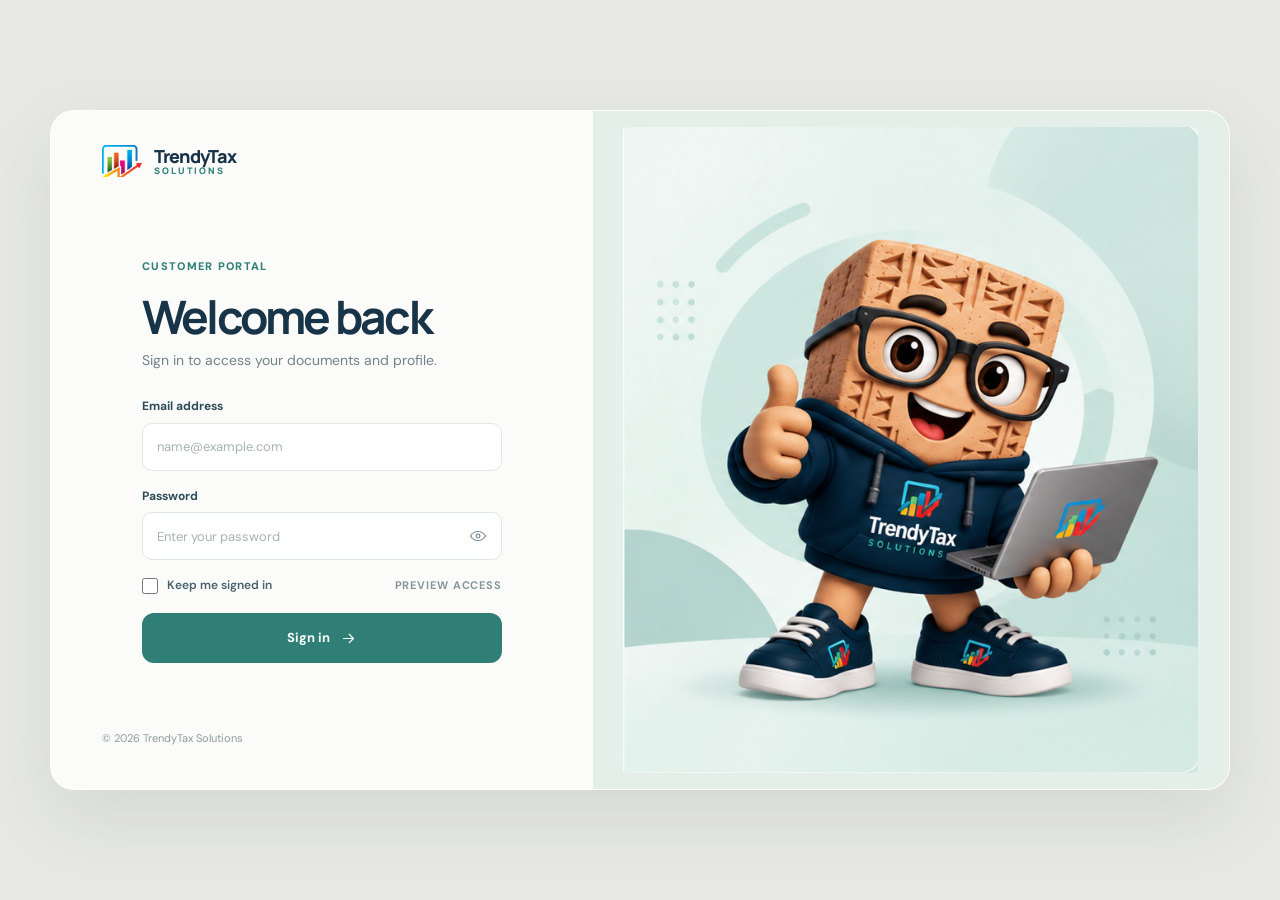
<file: index.html>
<!doctype html>
<html lang="en-AU">
<head>
  <meta charset="UTF-8" />
  <meta name="viewport" content="width=device-width, initial-scale=1" />
  <meta name="theme-color" content="#183143" />
  <meta name="robots" content="noindex, nofollow, noarchive" />
  <meta name="description" content="Trendy Tax Solutions customer portal demonstration." />
  <title>Client Portal | Trendy Tax Solutions</title>
  <link rel="icon" href="assets/img/brand-mark.png" type="image/png" />
  <link rel="preconnect" href="https://fonts.googleapis.com" />
  <link rel="preconnect" href="https://fonts.gstatic.com" crossorigin />
  <link href="https://fonts.googleapis.com/css2?family=DM+Sans:wght@400;500;600;700&family=Manrope:wght@400;500;600;700;800&display=swap" rel="stylesheet" />
  <link rel="stylesheet" href="assets/styles.css" />
  <script src="assets/app.js" defer></script>
</head>
<body>
  <a href="#main" class="skip-link">Skip to content</a>
  <div id="app"></div>
  <div class="toast-stack" id="toast-stack" aria-live="polite" aria-atomic="false"></div>

  <dialog class="modal" id="upload-dialog" aria-labelledby="upload-dialog-title">
    <form method="dialog" class="modal-frame" id="upload-form">
      <div class="modal-heading">
        <div><div class="eyebrow">YOUR DOCUMENTS</div><h2 id="upload-dialog-title">Add a document</h2><p class="modal-subtitle">Keep a file in this browser for the demo.</p></div>
        <button class="icon-button" type="button" data-close-dialog="upload-dialog" aria-label="Close upload dialog"><span aria-hidden="true">×</span></button>
      </div>
      <label class="drop-zone" id="drop-zone" for="file-input" tabindex="0" role="button">
        <span class="drop-icon" id="drop-icon"></span>
        <strong id="drop-title">Choose a file or drag it here</strong>
        <span id="drop-help">PDF, Word, Excel, images or text · up to 10 MB</span>
      </label>
      <input type="file" id="file-input" class="visually-hidden" accept=".pdf,.doc,.docx,.xls,.xlsx,.png,.jpg,.jpeg,.txt,application/pdf,image/png,image/jpeg,text/plain" />
      <div class="field-group upload-category"><label for="document-category">Document category</label><select id="document-category"><option value="Tax documents">Tax documents</option><option value="Statements">Statements</option><option value="Other">Other</option></select></div>
      <p class="inline-hint">Demo only. Files stay on this device, not on a server.</p>
      <div class="modal-actions"><button type="button" class="button button-muted" data-close-dialog="upload-dialog">Cancel</button><button type="submit" class="button button-primary" id="upload-submit">Add document</button></div>
    </form>
  </dialog>

  <dialog class="modal preview-modal" id="preview-dialog" aria-labelledby="preview-dialog-title">
    <div class="modal-frame">
      <div class="modal-heading preview-heading"><div class="truncate"><div class="eyebrow">DOCUMENT PREVIEW</div><h2 id="preview-dialog-title" class="truncate">Document</h2></div><button type="button" class="icon-button" data-close-dialog="preview-dialog" aria-label="Close preview">×</button></div>
      <div id="preview-content" class="preview-content"></div>
      <div class="modal-actions"><button type="button" class="button button-muted" data-close-dialog="preview-dialog">Close</button><button type="button" class="button button-primary" id="preview-download">Download</button></div>
    </div>
  </dialog>

  <dialog class="modal confirm-modal" id="delete-dialog" aria-labelledby="delete-dialog-title">
    <div class="modal-frame"><div class="modal-heading"><div><div class="eyebrow">REMOVE FILE</div><h2 id="delete-dialog-title">Delete document?</h2></div><button type="button" class="icon-button" data-close-dialog="delete-dialog" aria-label="Close">×</button></div><p class="confirm-description" id="delete-description">This file will be removed from this browser.</p><div class="modal-actions"><button type="button" class="button button-muted" data-close-dialog="delete-dialog">Keep document</button><button type="button" class="button button-danger" id="confirm-delete">Delete document</button></div></div>
  </dialog>
</body>
</html>
</file>
<file: assets/styles.css>
:root{
  --navy:#173247;
  --navy-deep:#112738;
  --navy-soft:#587082;
  --teal:#2f7f76;
  --teal-dark:#24665f;
  --teal-light:#d9ece8;
  --sand:#f6f2ea;
  --sand-deep:#ebe3d5;
  --page:#f5f3ed;
  --card:#ffffff;
  --ink:#183247;
  --muted:#6e7f88;
  --line:#dfe6e3;
  --line-strong:#ced8d4;
  --shadow:0 18px 40px rgba(17,39,56,.08);
  --radius:24px;
  --radius-md:18px;
  --radius-sm:12px;
  --font:'DM Sans',Arial,sans-serif;
  --head:'Manrope',Arial,sans-serif;
  --sidebar:248px;
}

*{box-sizing:border-box}
html{scroll-behavior:smooth}
body{margin:0;background:linear-gradient(180deg,#f7f5ef 0%,#f2f4f2 100%);font:14px/1.55 var(--font);color:var(--ink);-webkit-font-smoothing:antialiased}
button,input,select,textarea{font:inherit}
button{cursor:pointer}
button:disabled{opacity:.7;cursor:not-allowed}
a{text-decoration:none;color:inherit}
img{max-width:100%;display:block}
svg{flex-shrink:0}
::selection{background:#cce8e1;color:var(--navy)}
:focus-visible{outline:3px solid #74b9a7;outline-offset:3px}
h1,h2,h3,h4,p{margin:0}
h1,h2,h3,h4{font-family:var(--head);letter-spacing:-.04em}
p{color:var(--muted)}
.visually-hidden{position:absolute!important;width:1px;height:1px;overflow:hidden;clip:rect(0,0,0,0);white-space:nowrap}
.skip-link{position:absolute;left:16px;top:-80px;z-index:250;padding:10px 16px;border-radius:12px;background:var(--teal);color:#fff}
.skip-link:focus{top:12px}
.icon{width:18px;height:18px}
.truncate{min-width:0;overflow:hidden;text-overflow:ellipsis;white-space:nowrap}

.button{appearance:none;border:1px solid transparent;display:inline-flex;align-items:center;justify-content:center;gap:10px;min-height:46px;padding:12px 18px;border-radius:14px;font-size:13px;font-weight:700;line-height:1.2;transition:transform .18s ease,background .18s ease,border-color .18s ease,color .18s ease,box-shadow .18s ease;white-space:nowrap}
.button:hover{transform:translateY(-1px)}
.button-primary{background:var(--teal);color:#fff;box-shadow:0 12px 24px rgba(47,127,118,.18)}
.button-primary:hover{background:var(--teal-dark)}
.button-muted{background:#fff;border-color:var(--line);color:var(--ink)}
.button-muted:hover{background:#f7faf9}
.button-danger{background:#b04e49;color:#fff}
.button-danger:hover{background:#993f3a}
.button-light{background:#fff;color:var(--navy);border-color:#fff}
.button-light:hover{background:#eff8f5}
.button-ghost{background:transparent;color:#fff;border-color:rgba(255,255,255,.32)}
.button-ghost:hover{background:rgba(255,255,255,.11)}

.icon-button{display:inline-flex;align-items:center;justify-content:center;width:42px;height:42px;border-radius:12px;border:1px solid transparent;background:transparent;color:var(--navy-soft)}
.icon-button:hover{background:#eef3f1}
.icon-button span{font-size:24px;line-height:1;font-weight:300}

.field-group{display:flex;flex-direction:column;gap:8px;min-width:0}
.field-group label,.sort-group label{font-size:12px;font-weight:700;color:#35515f}
.field-group input,.field-group select,.sort-group select{width:100%;min-height:50px;padding:0 14px;border:1px solid var(--line);border-radius:14px;background:#fff;color:var(--ink);outline:none;transition:border-color .16s ease, box-shadow .16s ease, background .16s ease}
.field-group input::placeholder{color:#9aa9ae}
.field-group input:focus,.field-group select:focus,.sort-group select:focus,.search-field:focus-within{border-color:#73a99d;box-shadow:0 0 0 4px rgba(47,127,118,.08)}
.required{color:#b0554c}
.label-flex{display:flex;align-items:center;justify-content:space-between;gap:16px}
.demo-only{font-size:11px;font-weight:700;color:var(--teal);text-transform:uppercase;letter-spacing:.08em}
.password-wrap{position:relative}
.password-wrap input{padding-right:52px}
.password-toggle{position:absolute;right:8px;top:8px;width:34px;height:34px;border:none;background:transparent;color:#7d8f96;border-radius:10px;display:grid;place-items:center}
.password-toggle:hover{background:#f0f5f3}

.section-chip{display:inline-flex;align-items:center;gap:8px;padding:8px 12px;border-radius:999px;background:#edf4f2;color:var(--teal);font-size:11px;font-weight:800;letter-spacing:.08em;text-transform:uppercase}
.chip-dark{background:rgba(255,255,255,.12);color:#d9f0eb}
.chip-ghost{background:rgba(255,255,255,.12);color:#d7f2eb}
.text-link{display:inline-flex;align-items:center;gap:8px;font-size:13px;font-weight:700;color:var(--teal)}
.text-link:hover{color:var(--teal-dark)}

.brand-mark{display:inline-flex;align-items:center;gap:12px;min-width:0}
.brand-mark img{width:46px;height:40px;object-fit:contain;flex-shrink:0}
.brand-wordmark{display:flex;flex-direction:column;line-height:1.05}
.brand-wordmark strong{font-family:var(--head);font-size:20px;font-weight:800;letter-spacing:-.05em;color:var(--ink)}
.brand-wordmark span{font-family:var(--head);font-size:10px;font-weight:800;letter-spacing:.22em;color:var(--teal)}
.brand-light .brand-wordmark strong{color:#fff}
.brand-light .brand-wordmark span{color:#a6d7cd}

/* Client sign in · refined split screen */
.customer-signin{min-height:100dvh;display:grid;place-items:center;padding:20px;background:#e8e9e4}
.login-frame{width:min(100%,1180px);height:min(680px,calc(100dvh - 40px));display:grid;grid-template-columns:minmax(360px,.92fr) minmax(420px,1.08fr);overflow:hidden;background:#fbfcfa;border-radius:24px;box-shadow:0 28px 74px rgba(29,55,57,.10);border:1px solid rgba(255,255,255,.86)}
.login-content-pane{min-width:0;min-height:0;display:flex;flex-direction:column;justify-content:space-between;padding:30px clamp(28px,4vw,54px) 42px;background:#fbfcfa}
.login-top-mark .brand-mark img{width:40px;height:40px}
.login-top-mark .brand-wordmark strong{font-size:18px}
.login-top-mark .brand-wordmark span{font-size:9px}
.login-inner{width:100%;max-width:360px;align-self:center;margin:auto 0}
.login-kicker{display:inline-block;font-size:11px;font-weight:800;letter-spacing:.12em;text-transform:uppercase;color:var(--teal);margin-bottom:18px}
.login-inner h1{font-size:clamp(36px,3.6vw,54px);font-weight:700;letter-spacing:-.06em;line-height:1.02;color:#183448}
.login-introduction{color:#73838a;font-size:14px;margin-top:10px}
.login-fields{margin-top:26px;display:grid;gap:16px}
.login-fields .field-group{gap:7px}
.login-fields .field-group label{font-size:12px;color:#2e4b58;font-weight:700}
.login-fields input:not([type=checkbox]){height:48px;min-height:48px;border-radius:10px;border:1px solid #e0e8e4;background:#fff;font-size:13px;padding:0 14px}
.login-fields input::placeholder{color:#a6b2b4}
.login-fields .password-wrap input{padding-right:48px}
.login-fields .password-toggle{right:7px;top:7px}
.login-meta-row{display:flex;align-items:center;justify-content:space-between;gap:14px;flex-wrap:wrap}
.login-remember{display:flex;align-items:center;gap:9px;font-size:12px;font-weight:600;color:#48616b;cursor:pointer;user-select:none;width:max-content;max-width:100%}
.login-remember input{width:16px;height:16px;margin:0;accent-color:var(--teal);cursor:pointer}
.login-preview-note{font-size:11px;font-weight:700;letter-spacing:.08em;text-transform:uppercase;color:#87969b}
.login-submit{min-height:50px;width:100%;margin-top:2px;border-radius:12px;box-shadow:none;font-size:13px;justify-content:center}
.login-submit .icon{width:17px;height:17px}
.login-copyright{font-size:11px;color:#8b9c9f}
.login-art-pane{display:flex;position:relative;min-width:0;min-height:0;height:100%;overflow:hidden;background:#e5efea;padding:16px}
.login-art-card{flex:1;min-width:0;min-height:0;height:100%;border-radius:22px;background:#e4f0eb;display:flex;align-items:center;justify-content:center;overflow:hidden}
.login-art-card img{width:100%;height:100%;object-fit:contain;object-position:center;user-select:none;pointer-events:none}

/* Compact desktop and landscape tablets: retain a balanced split layout. */
@media (min-width:941px) and (max-width:1100px){
  .customer-signin{padding:16px}
  .login-frame{width:100%;height:min(640px,calc(100dvh - 32px));grid-template-columns:minmax(0, .94fr) minmax(0, 1.06fr)}
  .login-content-pane{padding:26px clamp(24px,3.7vw,42px) 24px}
  .login-inner{max-width:350px}
  .login-inner h1{font-size:clamp(32px,3.7vw,43px)}
  .login-art-pane{padding:12px}
}

/* Portrait tablets and smaller hybrid devices: a contained image above a
   comfortably sized form, rather than two crushed desktop columns. */
@media (min-width:681px) and (max-width:940px){
  .customer-signin{padding:clamp(14px,3vw,28px);min-height:100dvh}
  .login-frame{display:flex;flex-direction:column;width:min(100%,690px);height:auto;min-height:0;border-radius:24px}
  .login-art-pane{order:-1;display:flex;flex:none;padding:14px 14px 0;background:#e5efea}
  .login-art-card{flex:none;width:100%;height:clamp(175px,24svh,238px);border-radius:17px}
  .login-art-card img{object-fit:contain;object-position:center;width:100%;height:100%}
  .login-content-pane{order:1;min-height:0;flex:none;padding:22px clamp(25px,5vw,48px) 20px}
  .login-top-mark{margin-bottom:16px}
  .login-inner{max-width:410px;margin:0 auto;align-self:center}
  .login-kicker{margin-bottom:8px}
  .login-inner h1{font-size:clamp(32px,4.4vw,40px)}
  .login-introduction{margin-top:7px}
  .login-fields{margin-top:19px;gap:13px}
  .login-fields input:not([type=checkbox]){min-height:46px;height:46px}
  .login-submit{min-height:46px}
  .login-copyright{text-align:center;padding-top:17px}
}

/* Short landscape tablets can still show artwork, without pushing the form
   below the viewport. Very short screens may scroll naturally. */
@media (min-width:681px) and (max-width:940px) and (max-height:730px){
  .login-art-pane{padding:10px 10px 0}
  .login-art-card{height:clamp(105px,17svh,145px)}
  .login-content-pane{padding-top:13px;padding-bottom:12px}
  .login-top-mark{margin-bottom:10px}
  .login-kicker{margin-bottom:5px}
  .login-inner h1{font-size:31px}
  .login-introduction{margin-top:5px}
  .login-fields{margin-top:12px;gap:10px}
  .login-fields input:not([type=checkbox]){min-height:42px;height:42px}
  .login-submit{min-height:43px}
  .login-copyright{padding-top:10px}
}

/* Very short landscape windows should scroll instead of clipping the form. */
@media (min-width:941px) and (max-height:570px){
  .customer-signin{place-items:start center;padding:14px}
  .login-frame{height:auto;min-height:535px}
  .login-content-pane{padding-top:18px;padding-bottom:18px}
  .login-kicker{margin-bottom:10px}
  .login-fields{margin-top:16px;gap:12px}
  .login-inner h1{font-size:clamp(30px,3.5vw,43px)}
}

/* Phones: artwork first, then the brand and form. */
@media (max-width:680px){
  .customer-signin{padding:0;background:#edf3f0;min-height:100dvh;display:block}
  .login-frame{border:0;border-radius:0;box-shadow:none;display:flex;flex-direction:column;min-height:100dvh;height:auto;background:#fbfcfa}
  .login-art-pane{display:flex;order:-1;flex:none;padding:18px 18px 0;background:linear-gradient(180deg,#edf3f0 0%, #fbfcfa 100%)}
  .login-art-card{width:100%;height:min(260px,36svh);flex:none;border-radius:24px;background:#e4f0eb}
  .login-art-card img{object-fit:contain;object-position:center;transform:scale(.94)}
  .login-content-pane{order:2;flex:1;min-height:0;padding:18px clamp(22px,6.3vw,34px) 24px;background:#fbfcfa}
  .login-top-mark{margin-bottom:14px}
  .login-inner{max-width:400px;margin:0 auto;align-self:center}
  .login-inner h1{font-size:clamp(32px,8vw,38px)}
  .login-introduction{font-size:13px}
  .login-fields{margin-top:22px;gap:14px}
  .login-copyright{text-align:center;padding-top:18px}
}

/* Keep essentials reachable on shorter phones and in landscape. */
@media (max-width:680px) and (max-height:740px){
  .login-art-pane{padding:10px 16px 0}
  .login-art-card{height:clamp(132px,24svh,180px);border-radius:18px}
  .login-content-pane{padding-top:13px;padding-bottom:15px}
  .login-top-mark{margin-bottom:8px}
  .login-kicker{margin-bottom:7px}
  .login-fields{margin-top:16px;gap:11px}
  .login-inner h1{font-size:32px}
  .login-fields input:not([type=checkbox]){height:44px;min-height:44px}
  .login-submit{min-height:45px}
  .login-copyright{padding-top:13px}
}

/* App shell */
.portal-shell{min-height:100dvh;display:grid;grid-template-columns:var(--sidebar) minmax(0,1fr);gap:0}
.portal-sidebar{background:linear-gradient(180deg,var(--navy) 0%,#153246 100%);color:#d2e1e7;padding:24px 18px;display:flex;flex-direction:column;gap:28px;position:sticky;top:0;height:100dvh}
.sidebar-brand-block{padding:6px 8px 0}
.sidebar-nav{display:grid;gap:8px}
.sidebar-link{display:flex;align-items:center;gap:12px;padding:13px 14px;border-radius:16px;color:#d2e1e7;border:1px solid transparent;font-weight:600;transition:background .18s ease,border-color .18s ease,color .18s ease}
.sidebar-link:hover{background:rgba(255,255,255,.08);color:#fff}
.sidebar-link.active{background:#fff;color:var(--navy);border-color:#fff;box-shadow:0 10px 24px rgba(0,0,0,.12)}
.sidebar-link-icon{width:34px;height:34px;border-radius:12px;display:grid;place-items:center;background:rgba(255,255,255,.08)}
.sidebar-link.active .sidebar-link-icon{background:#eff5f3;color:var(--teal)}
.sidebar-support{margin-top:auto;padding:18px;border-radius:22px;background:rgba(255,255,255,.06);border:1px solid rgba(255,255,255,.08);display:grid;gap:10px}
.sidebar-support strong{font-size:15px;color:#fff}
.sidebar-support a{display:inline-flex;align-items:center;gap:8px;font-size:13px;color:#d7e5ea}
.sidebar-support a:hover{color:#fff}
.sidebar-logout{display:flex;align-items:center;justify-content:center;gap:10px;min-height:46px;padding:0 18px;border:1px solid rgba(255,255,255,.16);border-radius:16px;background:transparent;color:#fff;font-weight:700}
.sidebar-logout:hover{background:rgba(255,255,255,.08)}
.portal-stage{display:flex;flex-direction:column;min-width:0}
.portal-topbar{position:sticky;top:0;z-index:20;display:flex;align-items:center;justify-content:space-between;gap:18px;padding:18px 28px;background:rgba(247,245,239,.92);backdrop-filter:blur(10px);border-bottom:1px solid rgba(206,216,212,.6)}
.topbar-left,.topbar-actions{display:flex;align-items:center;gap:14px;min-width:0}
.mobile-menu{display:none}
.topbar-breadcrumb{display:flex;align-items:center;gap:10px;color:#80919a;font-size:13px;min-width:0}
.topbar-breadcrumb strong{color:var(--ink);font-weight:700}
.topbar-site-link{display:inline-flex;align-items:center;gap:8px;padding:10px 14px;border:1px solid var(--line);border-radius:999px;background:#fff;font-size:12px;font-weight:700;color:var(--ink)}
.topbar-site-link:hover{border-color:var(--line-strong)}
.topbar-user{display:flex;align-items:center;gap:12px;padding:6px 6px 6px 8px;border-radius:999px;background:#fff;border:1px solid var(--line);min-width:0}
.topbar-avatar{width:40px;height:40px;border-radius:50%;display:grid;place-items:center;background:linear-gradient(135deg,#e5f1ee,#d4e6e2);color:var(--teal);font-weight:800;font-size:13px;flex-shrink:0}
.topbar-user-meta{display:flex;flex-direction:column;min-width:0}
.topbar-user-meta strong{font-size:13px;color:var(--ink);white-space:nowrap;overflow:hidden;text-overflow:ellipsis}
.topbar-user-meta small{font-size:11px;color:var(--muted)}
.portal-content{padding:28px}

.page-head{display:flex;align-items:flex-end;justify-content:space-between;gap:18px;flex-wrap:wrap;margin-bottom:22px}
.page-head h1{margin-top:12px;font-size:40px;line-height:1.05}
.page-head p{margin-top:10px;max-width:46ch;font-size:15px}

.hero-card{display:flex;align-items:flex-end;justify-content:space-between;gap:24px;padding:28px 30px;border-radius:30px;background:linear-gradient(135deg,var(--navy) 0%,#215753 100%);color:#fff;box-shadow:var(--shadow);margin-bottom:18px;overflow:hidden;position:relative}
.hero-card::before{content:"";position:absolute;right:-80px;top:-90px;width:260px;height:260px;border-radius:50%;border:1px solid rgba(255,255,255,.12)}
.hero-card::after{content:"";position:absolute;right:110px;bottom:-70px;width:180px;height:180px;border-radius:50%;border:1px solid rgba(255,255,255,.08)}
.hero-copy,.hero-actions{position:relative;z-index:1}
.hero-copy h1{margin-top:14px;font-size:46px;line-height:1.02}
.hero-copy p{margin-top:10px;color:#d6e5e6;font-size:15px}
.hero-actions{display:flex;gap:12px;flex-wrap:wrap;justify-content:flex-end}

.metric-row{display:grid;grid-template-columns:repeat(3,minmax(0,1fr));gap:16px;margin-bottom:18px}
.metric-card{padding:20px 20px 18px;border-radius:22px;background:rgba(255,255,255,.82);border:1px solid rgba(223,230,227,.9);box-shadow:0 10px 24px rgba(17,39,56,.04)}
.metric-icon{display:inline-grid;place-items:center;width:42px;height:42px;border-radius:14px;background:#edf5f3;color:var(--teal);margin-bottom:18px}
.metric-card strong{display:block;font-family:var(--head);font-size:36px;line-height:1;color:var(--ink);margin-bottom:6px}
.metric-card small{font-size:13px;color:var(--muted)}

.content-grid{display:grid;grid-template-columns:minmax(0,1.45fr) minmax(300px,.8fr);gap:18px;align-items:start}
.side-stack{display:grid;gap:18px}
.surface-card{background:rgba(255,255,255,.88);border:1px solid rgba(223,230,227,.9);box-shadow:0 12px 28px rgba(17,39,56,.04);border-radius:26px;padding:22px}
.card-head{display:flex;align-items:flex-start;justify-content:space-between;gap:16px;margin-bottom:18px}
.card-head h2{margin-top:10px;font-size:28px;line-height:1.06}
.compact-head h2{font-size:24px}
.card-head p{margin-top:8px;font-size:14px}
.action-card,.note-card{padding:22px}
.action-link{display:flex;align-items:center;gap:12px;padding:14px 0;border-bottom:1px solid #e9efed;color:inherit}
.action-link:last-child{border-bottom:none;padding-bottom:0}
.action-link:first-of-type{padding-top:4px}
.action-link>span:first-child{display:grid;place-items:center;width:40px;height:40px;border-radius:14px;background:#edf5f3;color:var(--teal);flex-shrink:0}
.action-link strong{display:block;font-size:14px;color:var(--ink)}
.action-link small{display:block;font-size:12px;color:var(--muted)}
.action-link .icon:last-child{margin-left:auto;color:#96a4ab}
.note-card h2{margin-top:12px;font-size:24px}
.note-card p{margin-top:10px}

/* Documents */
.library-card{padding:22px}
.library-topbar{display:flex;align-items:flex-start;justify-content:space-between;gap:16px;flex-wrap:wrap;margin-bottom:18px}
.library-mini-note{font-size:12px;color:var(--muted);padding:10px 14px;border-radius:999px;background:#f3f6f5;border:1px solid #e4ebea}
.library-tabs{display:flex;gap:10px;flex-wrap:wrap}
.tab-button{display:inline-flex;align-items:center;gap:8px;padding:10px 14px;border-radius:999px;border:1px solid #dfe7e4;background:#fff;color:var(--ink);font-size:12px;font-weight:700}
.tab-button span{display:inline-flex;align-items:center;justify-content:center;min-width:24px;height:24px;padding:0 7px;border-radius:999px;background:#edf4f2;color:var(--teal);font-size:11px}
.tab-button.selected{background:var(--navy);color:#fff;border-color:var(--navy)}
.tab-button.selected span{background:rgba(255,255,255,.12);color:#fff}
.library-controls{display:flex;align-items:flex-end;justify-content:space-between;gap:14px;flex-wrap:wrap;margin-bottom:12px}
.search-field{display:flex;align-items:center;gap:10px;min-height:50px;padding:0 14px;border:1px solid var(--line);border-radius:14px;background:#fff;min-width:min(100%,360px)}
.search-field input{border:none;outline:none;background:transparent;min-width:0;width:100%;padding:0;color:var(--ink)}
.sort-group{display:flex;align-items:center;gap:12px}
.sort-group label{white-space:nowrap}
.sort-group select{min-width:176px}
.library-result-count{font-size:13px;font-weight:700;color:#47606b;margin-bottom:12px}

.document-list{display:grid}
.document-header,.document-row{display:grid;grid-template-columns:minmax(0,2.1fr) minmax(130px,.9fr) minmax(105px,.7fr) auto;gap:14px;align-items:center}
.document-header{padding:0 6px 10px;font-size:11px;font-weight:800;letter-spacing:.08em;text-transform:uppercase;color:#85969d}
.document-row{padding:16px 6px;border-top:1px solid #edf1ef}
.doc-main{display:flex;align-items:center;gap:14px;min-width:0}
.document-glyph{display:grid;place-items:center;grid-template-columns:1fr;gap:6px;width:52px;height:52px;padding:8px;border-radius:16px;background:#f1f6f4;color:var(--teal);flex-shrink:0}
.document-glyph small{font-size:10px;font-weight:800;letter-spacing:.08em;line-height:1}
.document-glyph.tiny{width:46px;height:46px;border-radius:14px}
.document-glyph.pdf{background:#eef5f4}
.document-glyph.img{background:#f6efe7;color:#b47e43}
.document-glyph.sheet{background:#ecf6ef;color:#3b8758}
.doc-details{min-width:0}
.doc-details strong{display:block;font-size:14px;color:var(--ink);white-space:nowrap;overflow:hidden;text-overflow:ellipsis}
.doc-details span{display:block;font-size:12px;color:var(--muted);margin-top:3px}
.category-badge{display:inline-flex;align-items:center;padding:8px 12px;border-radius:999px;background:#eff5f3;color:var(--teal);font-size:12px;font-weight:700}
.doc-date{font-size:13px;color:#4b616c;font-weight:700}
.doc-actions{display:flex;align-items:center;gap:8px;justify-content:flex-end}
.table-icon-button{width:40px;height:40px;border-radius:12px;border:1px solid #e2e9e6;background:#fff;color:#58707c;display:grid;place-items:center}
.table-icon-button:hover{background:#f4f8f6;color:var(--ink)}
.danger-on-hover:hover{color:#a7433f;background:#fff3f2;border-color:#f0d0cd}
.compact-list .document-row:last-child{padding-bottom:4px}
.empty-state{padding:42px 18px;border:1px dashed #d5dfdb;border-radius:22px;background:#fbfcfb;display:grid;justify-items:center;text-align:center;gap:10px}
.empty-state .icon{width:22px;height:22px;color:#9cadb4}
.empty-state strong{font-size:17px;color:var(--ink)}

/* Profile */
.profile-layout{display:grid;grid-template-columns:minmax(0,1.25fr) minmax(280px,.7fr);gap:18px;align-items:start}
.profile-form-card{padding:24px}
.profile-card-head{display:flex;align-items:center;gap:16px;padding-bottom:18px;border-bottom:1px solid #e8eeec;margin-bottom:20px}
.profile-avatar-large{width:64px;height:64px;border-radius:20px;display:grid;place-items:center;background:linear-gradient(135deg,#e6f1ee,#d8e8e4);color:var(--teal);font-weight:800;font-size:20px;flex-shrink:0}
.profile-card-head h2{font-size:28px;line-height:1.04}
.profile-card-head p{margin-top:6px;font-size:14px}
.profile-form{display:grid;gap:18px}
.profile-form-actions{display:flex;align-items:center;justify-content:space-between;gap:16px;flex-wrap:wrap;padding-top:6px}
.save-note{display:inline-flex;align-items:center;gap:8px;font-size:13px;font-weight:700;color:#46626c}
.profile-side-stack{display:grid;gap:18px}
.mini-info-card{padding:22px}
.mini-info-card h3{margin-top:12px;font-size:24px}
.mini-info-card p{margin-top:10px;margin-bottom:14px}
.alt-card{background:linear-gradient(180deg,rgba(255,255,255,.94),rgba(243,248,247,.94))}

/* Dialogs */
.modal{border:none;padding:0;background:transparent}
.modal::backdrop{background:rgba(17,39,56,.5);backdrop-filter:blur(4px)}
.modal-frame{width:min(92vw,560px);background:#fff;border:1px solid rgba(223,230,227,.95);box-shadow:0 26px 60px rgba(17,39,56,.18);border-radius:26px;padding:24px}
.preview-modal .modal-frame{width:min(94vw,900px)}
.modal-heading{display:flex;align-items:flex-start;justify-content:space-between;gap:14px;margin-bottom:18px}
.modal-heading h2{font-size:30px;line-height:1.05;margin-top:8px}
.modal-subtitle,.confirm-description{margin-top:8px;font-size:14px}
.inline-hint{font-size:12px;color:var(--muted);margin-top:8px}
.modal-actions{display:flex;justify-content:flex-end;gap:10px;flex-wrap:wrap;margin-top:20px}
.drop-zone{display:grid;justify-items:center;text-align:center;gap:10px;padding:28px 18px;border:1.5px dashed #cfdcd7;border-radius:20px;background:#f8fbfa;color:#45616c;cursor:pointer;transition:border-color .16s ease, background .16s ease, transform .16s ease}
.drop-zone:hover,.drop-zone.is-dragging{background:#f0f7f5;border-color:#6ea99b}
.drop-zone.chosen{background:#eef8f5;border-color:#5e9f91}
.drop-icon{width:46px;height:46px;border-radius:15px;background:#e9f4f1;display:grid;place-items:center;color:var(--teal)}
.drop-icon::before{content:"＋";font-size:22px;line-height:1}
.upload-category{margin-top:16px}
.preview-content{min-height:320px;max-height:65vh;overflow:auto;border:1px solid #e5ece9;border-radius:20px;background:#f8fbfa}
.pdf-preview{width:100%;height:62vh;border:0;border-radius:20px}
.image-preview{width:100%;height:auto;border-radius:20px}
.text-preview{margin:0;padding:18px;white-space:pre-wrap;word-break:break-word;color:#314a57;font:13px/1.7 ui-monospace,SFMono-Regular,Menlo,Monaco,Consolas,monospace}
.preview-unavailable{min-height:280px;display:grid;justify-items:center;align-content:center;gap:10px;padding:28px;text-align:center}
.preview-unavailable strong{font-size:18px;color:var(--ink)}
.preview-unavailable p{max-width:34ch}

/* Toasts */
.toast-stack{position:fixed;right:18px;bottom:18px;z-index:300;display:grid;gap:12px;max-width:min(92vw,380px)}
.toast{display:flex;align-items:flex-start;gap:12px;padding:14px 16px;border-radius:18px;background:#173247;color:#fff;box-shadow:0 16px 34px rgba(17,39,56,.22);border:1px solid rgba(255,255,255,.08);transition:opacity .2s ease,transform .2s ease}
.toast.success{background:#173247}
.toast.error{background:#8d3d39}
.toast .icon{width:18px;height:18px;margin-top:2px}
.toast span{font-size:13px;line-height:1.55}
.toast.leaving{opacity:0;transform:translateY(8px)}

.mobile-scrim{display:none}

/* Responsive */
@media (max-width: 1180px){
  .signin-layout{grid-template-columns:1fr}
  .signin-showcase{min-height:420px}
  .content-grid,.profile-layout{grid-template-columns:1fr}
}

@media (max-width: 980px){
  .portal-shell{grid-template-columns:1fr}
  .portal-sidebar{position:fixed;left:0;top:0;bottom:0;z-index:40;width:min(82vw,320px);transform:translateX(-102%);transition:transform .22s ease;height:100dvh}
  .portal-sidebar.sidebar-open{transform:translateX(0)}
  .mobile-scrim{display:block;position:fixed;inset:0;background:rgba(17,39,56,.42);z-index:35;opacity:0;pointer-events:none;transition:opacity .2s ease}
  .mobile-scrim.visible{opacity:1;pointer-events:auto}
  .mobile-menu{display:inline-flex}
  .portal-topbar{padding:16px 18px}
  .portal-content{padding:18px}
  .topbar-site-link{display:none}
}

@media (max-width: 860px){
  .document-header{display:none}
  .document-row{grid-template-columns:1fr;gap:12px;padding:16px 0}
  .doc-actions{justify-content:flex-start}
  .library-controls{align-items:stretch}
  .search-field{min-width:100%}
  .sort-group{width:100%;justify-content:space-between}
  .sort-group select{min-width:0;width:100%}
}

@media (max-width: 720px){
  .signin-panel{padding:20px 16px 18px}
  .signin-showcase{padding:26px 18px;min-height:unset}
  .signin-card{padding:26px 20px;border-radius:26px}
  .signin-card h1{font-size:38px}
  .showcase-grid{grid-template-columns:1fr}
  .page-head h1{font-size:34px}
  .hero-card{padding:24px;align-items:flex-start;flex-direction:column}
  .hero-copy h1{font-size:36px}
  .metric-row{grid-template-columns:1fr}
  .topbar-breadcrumb{display:none}
  .topbar-actions{gap:10px}
  .topbar-user-meta{display:none}
}

@media (max-width: 520px){
  .signin-topbar{align-items:flex-start;flex-direction:column}
  .signin-card h1{font-size:34px}
  .meta-pill{min-width:100%}
  .portal-topbar{padding:14px 14px}
  .portal-content{padding:14px}
  .surface-card,.library-card,.profile-form-card{padding:18px}
  .page-head{margin-bottom:18px}
  .page-head h1{font-size:30px}
  .card-head h2,.profile-card-head h2,.mini-info-card h3{font-size:24px}
  .topbar-user{padding:5px}
  .modal-frame{padding:18px}
  .modal-heading h2{font-size:24px}
  .modal-actions{justify-content:stretch}
  .modal-actions .button{width:100%}
}


/* ─────────────────────────────────────────────────────────────
   Refined client workspace
   Login styles above are intentionally left untouched.
   ───────────────────────────────────────────────────────────── */
:root{
  --page:#f7f8f6;
  --line:#e5ebe8;
  --shadow:0 9px 26px rgba(20,48,56,.04);
  --sidebar:246px;
  --sidebar-narrow:82px;
}
body{background:#f7f8f6}
.portal-shell{
  grid-template-columns:var(--sidebar) minmax(0,1fr);
  min-width:0;
  background:#f7f8f6;
  transition:grid-template-columns .26s ease;
}
.portal-shell.sidebar-collapsed{grid-template-columns:var(--sidebar-narrow) minmax(0,1fr)}
.portal-sidebar{
  background:#173247;
  padding:22px 14px 18px;
  gap:31px;
  overflow:visible;
  z-index:30;
}
.sidebar-brand-block{padding:0 5px 18px;display:flex;align-items:center;justify-content:space-between;gap:8px;min-width:0;border-bottom:1px solid rgba(255,255,255,.13)}
.sidebar-brand{min-width:0;white-space:nowrap}
.sidebar-brand .brand-mark{gap:10px}
.sidebar-brand .brand-mark img{width:39px;height:39px}
.sidebar-brand .brand-wordmark strong{font-size:18px}
.sidebar-brand .brand-wordmark span{font-size:9px}
.sidebar-collapse-control{
  /* Keep the arrow on the vertical boundary between sidebar and page. */
  position:absolute;top:67px;right:-18px;z-index:5;
  width:36px;height:36px;flex:none;
  background:#27495b;color:#e0eeec;
  border:1px solid rgba(255,255,255,.25);border-radius:11px;
  display:grid;place-items:center;
  box-shadow:0 3px 10px rgba(17,39,56,.18);
  transition:background .18s;
}
.sidebar-collapse-control:hover{background:rgba(255,255,255,.19)}
.sidebar-collapse-control .icon{width:18px;height:18px}
.sidebar-nav{gap:6px}
.sidebar-link{padding:8px 9px;min-height:51px;gap:11px;border-radius:12px;font-size:13px;font-weight:650}
.sidebar-link-icon{background:transparent;width:31px;height:31px;border-radius:9px;flex:0 0 31px}
.sidebar-link-icon .icon{width:19px;height:19px}
.sidebar-link.active{box-shadow:none}
.sidebar-link.active .sidebar-link-icon{background:#e8f3ef;color:#247a70}
.sidebar-link-label{white-space:nowrap;overflow:hidden;text-overflow:ellipsis}
.sidebar-bottom{margin-top:auto;padding-top:14px;border-top:1px solid rgba(255,255,255,.13);display:grid;gap:5px}
.sidebar-site{color:#c7dce0;min-height:48px}
.sidebar-site:hover{background:rgba(255,255,255,.09)}
.sidebar-logout{display:flex;align-items:center;justify-content:flex-start;gap:11px;padding:8px 9px;min-height:50px;width:100%;background:transparent;border:1px solid transparent;border-radius:12px;color:#d7e6e8;font-weight:650;font-size:13px}
.sidebar-logout:hover{background:rgba(255,255,255,.09)}
.portal-shell.sidebar-collapsed .sidebar-brand-block{flex-direction:row;justify-content:center;gap:0;padding:0 0 18px}
.portal-shell.sidebar-collapsed .sidebar-brand .brand-mark{justify-content:center}
.portal-shell.sidebar-collapsed .sidebar-brand .brand-wordmark{display:none}
.portal-shell.sidebar-collapsed .sidebar-brand .brand-mark img{width:39px;height:39px}
.portal-shell.sidebar-collapsed .sidebar-collapse-control{width:36px;height:36px;flex-basis:auto}
.portal-shell.sidebar-collapsed .portal-sidebar{padding-inline:13px}
.portal-shell.sidebar-collapsed .sidebar-link,
.portal-shell.sidebar-collapsed .sidebar-logout{justify-content:center;padding:8px 0;gap:0}
.portal-shell.sidebar-collapsed .sidebar-link .sidebar-link-label,
.portal-shell.sidebar-collapsed .sidebar-logout .sidebar-link-label{display:none}
.portal-shell.sidebar-collapsed .sidebar-link-icon{width:36px;height:36px;flex-basis:36px}
.portal-shell.sidebar-collapsed .sidebar-nav{gap:8px}
.portal-topbar{min-height:78px;padding:14px clamp(18px,2.4vw,38px);background:rgba(255,255,255,.96);border-bottom:1px solid var(--line)}
.topbar-breadcrumb{color:#8a9ca1;font-size:12.5px;gap:8px}
.topbar-breadcrumb .icon{width:16px;height:16px}
.topbar-breadcrumb strong{color:#254457}
.topbar-user{border:0;background:transparent;gap:10px;padding:3px 0}
.topbar-user:hover .topbar-user-meta strong{color:var(--teal)}
.topbar-avatar{width:40px;height:40px;background:#e4f1ed;color:#2d756d;font-size:12px}
.topbar-user-meta strong{font-size:12.5px}
.topbar-user-meta small{font-size:11px}
.portal-content{width:100%;max-width:1560px;margin:0 auto;padding:clamp(22px,2.7vw,40px)}
.workspace-heading{display:flex;justify-content:space-between;align-items:end;gap:18px;margin-bottom:24px;flex-wrap:wrap}
.workspace-label{display:block;font-size:10px;font-weight:800;letter-spacing:.17em;color:#327c72;line-height:1.5}
.workspace-heading h1{font-size:clamp(30px,3vw,43px);line-height:1.14;font-weight:750;margin:8px 0 8px;color:#173247}
.heading-period{color:#50a493}
.workspace-heading p{font-size:14px;color:#7b8d92}
.workspace-upload{min-height:42px;padding:10px 15px;border-radius:10px;box-shadow:none;font-size:12.5px}
.workspace-upload .icon{width:17px;height:17px}
.overview-strip{display:grid;grid-template-columns:repeat(3,minmax(0,1fr));border:1px solid var(--line);background:#fff;border-radius:18px;padding:16px 10px;margin-bottom:22px;box-shadow:var(--shadow)}
.overview-stat{display:flex;align-items:center;justify-content:flex-start;gap:14px;min-width:0;padding:4px clamp(12px,2vw,26px)}
.overview-stat+.overview-stat{border-left:1px solid #e8eeec}
.overview-stat-icon{width:39px;height:39px;border-radius:12px;background:#edf6f2;color:#2f877a;display:grid;place-items:center;flex-shrink:0}
.overview-stat-icon .icon{width:19px;height:19px}
.overview-stat-data{display:flex;flex-direction:column;gap:3px;min-width:0}
.overview-stat-data strong{font-family:var(--head);font-size:25px;line-height:1.05;color:#183247;letter-spacing:-.06em}
.overview-stat-data small{font-size:12px;color:#778b8f}
.dashboard-grid{grid-template-columns:minmax(0,1.65fr) minmax(255px,.75fr);gap:20px;align-items:start}
.side-stack{gap:12px}
.surface-card{border-radius:18px;padding:23px;border:1px solid #e4ebe8;box-shadow:var(--shadow);background:#fff}
.card-head{margin-bottom:13px;align-items:center}
.card-head h2{font-size:22px;line-height:1.2;margin-top:7px;letter-spacing:-.045em}
.text-link{color:#287c70;font-size:12px;font-weight:750;white-space:nowrap}
.text-link .icon{width:15px;height:15px}
.action-card{padding:23px}
.action-link{padding:13px 0;gap:10px}
.action-link>span:first-child{width:37px;height:37px;border-radius:10px}
.action-link strong{font-size:12.5px}
.action-link small{font-size:11.5px}
.action-link>.icon{width:16px;height:16px}
.support-inline{padding:14px 15px;background:#eaf3ef;border-radius:14px;display:flex;justify-content:space-between;gap:12px;align-items:center;flex-wrap:wrap;font-size:11.5px}
.support-inline span{display:flex;align-items:center;gap:7px;color:#486a69;font-weight:650}
.support-inline a{display:flex;align-items:center;gap:5px;color:#28776b;font-weight:750;white-space:nowrap}
.support-inline .icon{width:15px;height:15px}
.compact-list .document-row,.compact-list .document-header{grid-template-columns:minmax(0,1fr) minmax(90px,.4fr) 92px;gap:8px}
.compact-list .document-header span:nth-child(2),.compact-list .document-row .doc-category{display:none}
.compact-list .doc-main{gap:11px}
.compact-list .doc-details strong{font-size:12.5px}
.compact-list .doc-details span{font-size:11.5px}
.compact-list .document-glyph{width:40px;height:40px;border-radius:11px;gap:3px;padding:5px}
.compact-list .document-glyph .icon{width:16px;height:16px}
.compact-list .document-glyph small{font-size:9px}
.compact-list .doc-date{font-size:11px;font-weight:600;color:#697f85}
.compact-list .doc-actions{gap:5px}
.compact-list .table-icon-button{width:34px;height:34px;border-radius:9px}
.compact-list .table-icon-button .icon{width:16px;height:16px}
.document-row{padding:14px 5px}
.document-header{font-size:10px;color:#86979c}
.doc-details strong{font-size:13px}
.doc-details span{font-size:11.5px}
.doc-date{font-size:12px;font-weight:600}
.category-badge{font-size:11px;padding:6px 10px;background:#eff5f2;color:#357c70}
.document-glyph{width:46px;height:46px;border-radius:12px;gap:3px}
.document-glyph .icon{width:18px;height:18px}
.table-icon-button{width:36px;height:36px;border-radius:10px}
.table-icon-button .icon{width:17px;height:17px}
.page-head{margin-bottom:22px;align-items:end}
.page-head h1{font-size:clamp(30px,3vw,40px);margin-top:10px}
.page-head p{font-size:13px;margin-top:6px}
.page-head .section-chip{border-radius:4px;background:transparent;color:#2c7a70;padding:0;font-size:10px;letter-spacing:.13em}
.page-head>.button{border-radius:10px;min-height:42px;padding:10px 15px;box-shadow:none}
.library-card{padding:22px}
.library-topbar{margin-bottom:17px}
.library-tabs{gap:6px}
.tab-button{border-radius:10px;padding:8px 11px;font-size:11.5px}
.tab-button span{min-width:21px;height:21px;font-size:10px}
.library-controls{gap:12px}
.search-field{min-height:43px;border-radius:11px;min-width:min(100%,330px);color:#647d81}
.sort-group select{min-height:43px;border-radius:11px;font-size:12px}
.library-result-count{font-size:11.5px;color:#819095;font-weight:600}
.profile-layout{grid-template-columns:minmax(0,1.55fr) minmax(250px,.6fr);gap:20px}
.profile-form-card{padding:24px}
.profile-card-head{padding-bottom:18px;margin-bottom:19px}
.profile-avatar-large{width:52px;height:52px;border-radius:16px;font-size:16px}
.profile-card-head h2{font-size:23px}
.profile-card-head p{font-size:12px}
.profile-form{grid-template-columns:repeat(2,minmax(0,1fr));column-gap:16px;row-gap:17px}
.profile-form .field-group label{font-size:12px}
.profile-form .field-group input{min-height:45px;border-radius:10px;font-size:12.5px}
.profile-form-actions{grid-column:1/-1;padding-top:9px;border-top:1px solid #eaf0ed;margin-top:2px}
.save-note{font-size:11px;font-weight:600;color:#87979a}
.save-note .icon{width:15px;height:15px}
.profile-form-actions .button{min-height:42px;border-radius:10px;box-shadow:none}
.mini-info-card{padding:23px;background:#edf5f1;border-color:#e2ede7}
.mini-info-card h3{font-size:20px;margin-top:14px}
.mini-info-card p{font-size:12.5px;margin:9px 0 18px}
/* Sidebar drawer remains fully expanded on touch-sized layouts. */
@media (max-width:1180px){
  .dashboard-grid{grid-template-columns:minmax(0,1fr)}
  .profile-layout{grid-template-columns:minmax(0,1fr)}
  .profile-side-stack{max-width:none}
}
@media (max-width:980px){
  .portal-shell,.portal-shell.sidebar-collapsed{grid-template-columns:minmax(0,1fr)}
  .portal-shell.sidebar-collapsed .portal-sidebar{padding:22px 14px 18px}
  .portal-shell.sidebar-collapsed .sidebar-brand-block{flex-direction:row;padding:0 5px 18px}
  .portal-shell.sidebar-collapsed .sidebar-brand .brand-wordmark{display:flex}
  .portal-shell.sidebar-collapsed .sidebar-link,
  .portal-shell.sidebar-collapsed .sidebar-logout{justify-content:flex-start;padding:8px 9px;gap:11px}
  .portal-shell.sidebar-collapsed .sidebar-link .sidebar-link-label,
  .portal-shell.sidebar-collapsed .sidebar-logout .sidebar-link-label{display:inline}
  .portal-shell.sidebar-collapsed .sidebar-link-icon{width:31px;height:31px;flex-basis:31px}
  .sidebar-collapse-control{display:none}
  .portal-sidebar{width:min(85vw,292px);overflow-y:auto;z-index:40}
  .portal-content{padding:25px 20px}
  .portal-topbar{min-height:67px}
  .dashboard-grid{grid-template-columns:1fr}
}
@media (max-width:860px){
  .compact-list .document-row{display:grid;grid-template-columns:minmax(0,1fr) 92px auto;gap:8px;padding:12px 2px}
  .compact-list .document-header{display:none}
  .compact-list .doc-actions{justify-content:flex-end}
  .compact-list .doc-date{display:block}
}
@media (max-width:700px){
  .portal-content{padding:23px 15px}
  .workspace-heading h1{font-size:32px}
  .overview-strip{padding:11px 8px}
  .overview-stat{padding:4px 8px;gap:7px;flex-direction:column;text-align:center}
  .overview-stat-icon{width:34px;height:34px;border-radius:10px}
  .overview-stat-data strong{font-size:23px}
  .overview-stat-data small{font-size:10.5px}
  .surface-card,.library-card,.profile-form-card{padding:17px}
  .profile-form{grid-template-columns:1fr}
  .document-header{display:none}
  .document-row{grid-template-columns:minmax(0,1fr) auto;column-gap:6px}
  .document-row .doc-main{grid-column:1/-1}
  .document-row .doc-category{grid-column:1}
  .document-row .doc-date{grid-column:2}
  .document-row .doc-actions{grid-column:1/-1;justify-content:flex-start}
  .compact-list .document-row{grid-template-columns:minmax(0,1fr) auto}
  .compact-list .doc-main{grid-column:1/-1}
  .compact-list .doc-date{grid-column:1}
  .compact-list .doc-actions{grid-column:2;justify-content:flex-end}
  .portal-topbar{min-height:61px;padding:11px 15px}
  .topbar-breadcrumb{display:flex}
  .topbar-breadcrumb>span,.topbar-breadcrumb>.icon{display:none}
}
@media(max-width:420px){
  .overview-stat{gap:4px}
  .overview-stat-data small{font-size:10px}
  .workspace-upload{width:100%}
  .profile-form-actions .button{width:100%}
  .support-inline{align-items:flex-start}
  .library-tabs{width:100%;flex-wrap:nowrap;overflow-x:auto;padding-bottom:4px}
  .tab-button{flex:0 0 auto}
  .card-head h2{font-size:20px}
}
@media(prefers-reduced-motion:reduce){
  .portal-shell{transition:none}
}
/* Reset native button chrome on quick actions while keeping row dividers. */
.action-card button.action-link{
  width:100%;border:0;border-bottom:1px solid #e9efed;
  background:transparent;text-align:left;color:inherit;padding:13px 0;
  font:inherit;
}
.action-card button.action-link:hover{background:#f7faf8}
.action-card button.action-link:last-child{border-bottom:0}
</file>
